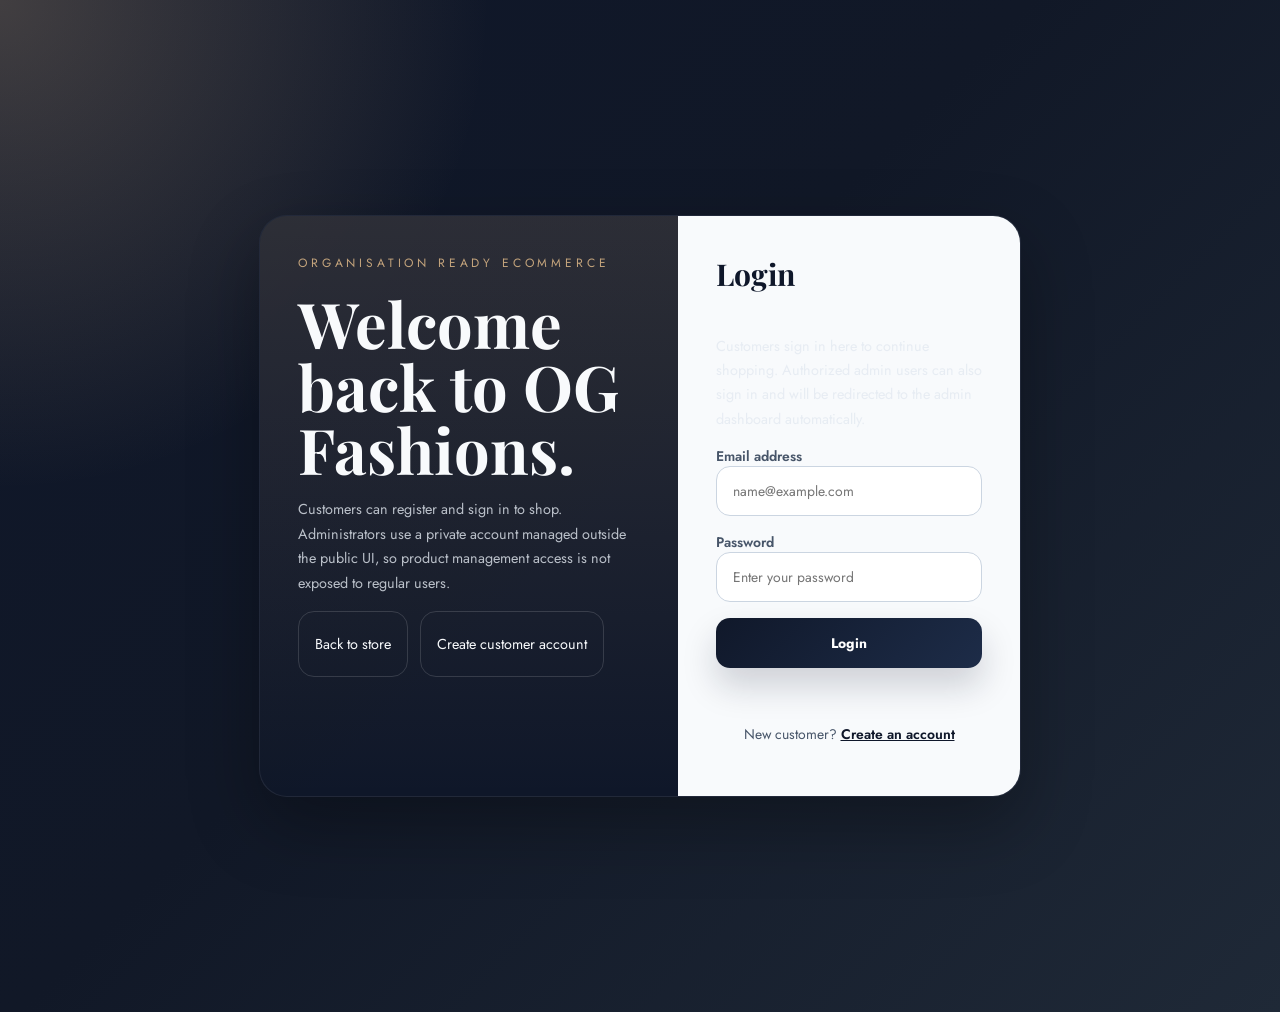
<file: frontend/admin.html>
<!DOCTYPE html>
<html lang="en">
<head>
<meta charset="UTF-8">
<meta name="viewport" content="width=device-width, initial-scale=1.0">
<title>Admin Desk | OG Fashions</title>
<link rel="icon" href="assets/images/og-logo.svg" type="image/svg+xml">
<link rel="preconnect" href="https://fonts.googleapis.com">
<link rel="preconnect" href="https://fonts.gstatic.com" crossorigin>
<link href="https://fonts.googleapis.com/css2?family=Inter:wght@400;500;600;700;800&family=Playfair+Display:wght@700&display=swap" rel="stylesheet">
<style>
:root{
    --bg:#06101f;
    --bg-2:#0b1730;
    --panel:rgba(8,18,35,.88);
    --panel-2:rgba(13,24,47,.92);
    --card:rgba(255,255,255,.05);
    --line:rgba(255,255,255,.09);
    --text:#eef4ff;
    --muted:#8ea0b8;
    --accent:#ffb56b;
    --accent-2:#ffd7ab;
    --blue:#7dd3fc;
    --green:#86efac;
    --yellow:#fcd34d;
    --rose:#fda4af;
    --slate:#cbd5e1;
    --shadow:0 30px 70px rgba(0,0,0,.28);
}
*{box-sizing:border-box}
html{scroll-behavior:smooth}
body{
    margin:0;
    font-family:"Inter",sans-serif;
    color:var(--text);
    background:
        radial-gradient(circle at top right, rgba(255,181,107,.16), transparent 22%),
        radial-gradient(circle at left 20%, rgba(125,211,252,.1), transparent 28%),
        radial-gradient(circle at bottom left, rgba(34,197,94,.08), transparent 26%),
        linear-gradient(145deg,#030712,#08111f 42%,#111c33);
    overflow-x:hidden;
}
body::before{
    content:"";
    position:fixed;
    inset:0;
    pointer-events:none;
    opacity:.04;
    background:url("assets/images/og-logo.svg") center 130px/420px no-repeat;
    mix-blend-mode:screen;
}
a{text-decoration:none;color:inherit}
button,input,select,textarea{font:inherit}
button{cursor:pointer}
.page{width:min(1380px,calc(100% - 88px));margin:0 auto;padding:26px 0 56px}
.hero,.stats-grid,.workspace,.side-stack,.field-grid,.ticket-topline,.mail-grid,.queue-summary,.filter-bar,.catalog-grid{display:grid;gap:18px}
.hero{grid-template-columns:minmax(0,1.25fr) auto;align-items:start;margin-bottom:22px}
.hero-card,.surface,.ticket-card,.product-card,.stat-card{
    border:1px solid var(--line);
    border-radius:28px;
    background:var(--panel);
    box-shadow:var(--shadow);
    backdrop-filter:blur(16px);
}
.hero-card{
    padding:28px;
    background:
        radial-gradient(circle at top right, rgba(255,181,107,.18), transparent 28%),
        linear-gradient(160deg, rgba(255,255,255,.06), rgba(255,255,255,.02)),
        var(--panel-2);
}
.eyebrow{
    margin:0 0 10px;
    color:var(--accent-2);
    font-size:12px;
    font-weight:800;
    letter-spacing:.26em;
    text-transform:uppercase;
}
.hero h1{
    margin:0;
    font-family:"Playfair Display",serif;
    font-size:clamp(2.3rem,4vw,3.7rem);
    line-height:1.02;
}
.subtle{color:var(--muted);line-height:1.7}
.hero-copy{max-width:860px}
.hero-strip{
    display:flex;
    flex-wrap:wrap;
    gap:10px;
    margin-top:18px;
}
.hero-pill,.mini-pill,.status-pill,.priority-pill,.mail-pill{
    display:inline-flex;
    align-items:center;
    gap:8px;
    padding:8px 12px;
    border-radius:999px;
    font-size:12px;
    font-weight:800;
    letter-spacing:.06em;
    text-transform:uppercase;
}
.hero-pill{background:rgba(255,181,107,.14);color:var(--accent-2)}
.mini-pill{background:rgba(125,211,252,.12);color:var(--blue)}
.hero-actions{
    display:flex;
    gap:12px;
    flex-wrap:wrap;
    justify-content:flex-end;
}
.btn{
    border:1px solid transparent;
    border-radius:16px;
    padding:13px 18px;
    transition:transform .2s ease,box-shadow .2s ease,background .2s ease,border-color .2s ease;
}
.btn:hover{transform:translateY(-1px);box-shadow:0 18px 30px rgba(0,0,0,.18)}
.btn-primary{
    background:linear-gradient(135deg,var(--accent),#ffc88d);
    color:#111827;
    font-weight:800;
}
.btn-secondary{
    background:rgba(255,255,255,.05);
    color:var(--text);
    border-color:var(--line);
}
.btn-danger{
    background:rgba(244,63,94,.12);
    color:#fecdd3;
    border-color:rgba(244,63,94,.22);
}
.section-nav{
    position:sticky;
    top:14px;
    z-index:12;
    display:flex;
    gap:10px;
    flex-wrap:wrap;
    padding:14px 16px;
    margin:0 0 22px;
    border:1px solid var(--line);
    border-radius:22px;
    background:rgba(7,17,34,.84);
    backdrop-filter:blur(16px);
    box-shadow:0 18px 34px rgba(0,0,0,.16);
}
.section-nav a{
    display:inline-flex;
    align-items:center;
    justify-content:center;
    min-height:40px;
    padding:9px 14px;
    border-radius:14px;
    background:rgba(255,255,255,.05);
    border:1px solid rgba(255,255,255,.08);
    color:var(--text);
    font-size:13px;
    font-weight:800;
    letter-spacing:.03em;
    transition:transform .2s ease, background .2s ease, border-color .2s ease;
}
.section-nav a:hover{
    transform:translateY(-1px);
    background:rgba(255,181,107,.14);
    border-color:rgba(255,181,107,.28);
    color:var(--accent-2);
}
.stats-grid{
    grid-template-columns:repeat(8,minmax(0,1fr));
    margin-bottom:22px;
}
.stat-card{padding:18px 18px 16px}
.stat-label{font-size:12px;color:var(--muted);text-transform:uppercase;letter-spacing:.08em}
.stat-value{margin-top:10px;font-size:1.95rem;font-weight:800}
.stat-note{margin-top:6px;font-size:12px;color:var(--muted)}
.workspace{grid-template-columns:minmax(350px,430px) minmax(0,1fr);align-items:start}
.side-stack{grid-template-columns:1fr}
.surface{padding:22px}
.surface h2{margin:0;font-size:1.2rem}
.surface-head{
    display:flex;
    justify-content:space-between;
    align-items:flex-start;
    gap:16px;
    margin-bottom:18px;
}
.field-grid{grid-template-columns:repeat(2,minmax(0,1fr))}
form{display:grid;gap:14px}
label{display:grid;gap:8px;font-size:13px;font-weight:700;color:#d4dfec}
input,select,textarea{
    width:100%;
    padding:13px 14px;
    border-radius:16px;
    border:1px solid rgba(255,255,255,.11);
    background:rgba(255,255,255,.05);
    color:var(--text);
}
textarea{min-height:110px;resize:vertical}
input:focus,select:focus,textarea:focus{
    outline:2px solid rgba(255,181,107,.2);
    border-color:rgba(255,181,107,.45);
}
select option{color:#111827}
.status{min-height:20px;font-size:14px}
.status.success{color:var(--green)}
.status.error{color:var(--rose)}
.switch-row{
    display:flex;
    gap:10px;
    align-items:center;
    padding:13px 14px;
    border-radius:16px;
    background:rgba(255,255,255,.04);
    border:1px solid rgba(255,255,255,.08);
}
.switch-row input{width:auto;margin:0}
.guide-stack{display:grid;gap:12px}
.guide-card,.meta-box{
    padding:14px 15px;
    border-radius:18px;
    background:rgba(255,255,255,.04);
    border:1px solid rgba(255,255,255,.06);
}
.guide-card strong,.meta-box strong{display:block;color:#fff;margin-bottom:6px}
.queue-shell{margin-top:22px}
.queue-head{
    display:grid;
    grid-template-columns:1fr auto;
    gap:16px;
    align-items:end;
    margin-bottom:18px;
}
.queue-head h2{
    margin:0;
    font-family:"Playfair Display",serif;
    font-size:clamp(2rem,3.5vw,3rem);
}
.queue-summary{grid-template-columns:repeat(5,minmax(0,1fr));margin-bottom:18px}
.queue-card{
    padding:16px 18px;
    border-radius:22px;
    background:rgba(255,255,255,.04);
    border:1px solid rgba(255,255,255,.06);
}
.queue-card .value{margin-top:8px;font-size:1.55rem;font-weight:800}
.filter-bar{
    grid-template-columns:1.1fr repeat(3,minmax(0,180px)) auto auto;
    align-items:end;
    margin-bottom:18px;
}
.filter-toggle{
    display:flex;
    align-items:center;
    gap:10px;
    padding:12px 14px;
    border-radius:16px;
    background:rgba(255,255,255,.05);
    border:1px solid rgba(255,255,255,.08);
}
.filter-toggle input{width:auto;margin:0}
.filter-meta{
    margin:-6px 0 18px;
    color:var(--muted);
    font-size:13px;
    line-height:1.7;
}
.support-grid{display:grid;gap:16px}
.ticket-shell{
    display:grid;
    grid-template-columns:1fr;
    gap:16px;
    align-items:start;
}
.ticket-sidebar,
.ticket-workbench{
    padding:18px;
    border-radius:24px;
    background:rgba(255,255,255,.035);
    border:1px solid rgba(255,255,255,.08);
}
.ticket-sidebar{
    position:static;
    display:grid;
    grid-template-columns:repeat(2,minmax(0,1fr));
    gap:12px;
}
.ticket-side-card{
    padding:12px;
    border-radius:18px;
    background:rgba(255,255,255,.04);
    border:1px solid rgba(255,255,255,.06);
}
.ticket-queue-head{
    display:flex;
    justify-content:space-between;
    gap:14px;
    align-items:flex-start;
    margin-bottom:14px;
}
.ticket-queue-title{
    margin:0;
    font-size:1.15rem;
    font-weight:800;
}
.ticket-table-wrap{
    overflow:visible;
    border-radius:22px;
    border:1px solid rgba(255,255,255,.08);
    background:rgba(255,255,255,.025);
}
.ticket-table{
    width:100%;
    min-width:0;
    border-collapse:collapse;
    table-layout:fixed;
}
.ticket-table thead th{
    position:sticky;
    top:0;
    z-index:1;
    padding:13px 10px;
    background:#10192c;
    color:#dfe8f7;
    font-size:11px;
    text-transform:uppercase;
    letter-spacing:.08em;
    text-align:left;
    border-bottom:1px solid rgba(255,255,255,.1);
}
.ticket-table tbody td{
    padding:13px 10px;
    border-bottom:1px solid rgba(255,255,255,.06);
    color:#e9effa;
    vertical-align:top;
    font-size:13px;
    overflow-wrap:anywhere;
}
.ticket-table tbody tr{
    transition:background .18s ease;
}
.ticket-table tbody tr:hover{
    background:rgba(125,211,252,.06);
}
.ticket-table tbody tr.active{
    background:rgba(255,181,107,.1);
}
.ticket-check{
    width:18px;
    height:18px;
}
.ticket-link-btn{
    border:0;
    background:transparent;
    color:#9cc3ff;
    padding:0;
    font-weight:800;
    text-align:left;
}
.ticket-actions-inline{
    display:flex;
    gap:8px;
    flex-wrap:wrap;
}
.ticket-actions-inline .btn{
    flex:1 1 92px;
    justify-content:center;
    text-align:center;
}
.ticket-workbench-head{
    display:flex;
    justify-content:space-between;
    align-items:flex-start;
    gap:16px;
    margin-bottom:16px;
}
.ticket-workbench-grid{
    display:grid;
    grid-template-columns:minmax(0,1.05fr) minmax(320px,.95fr);
    gap:16px;
}
.ticket-bulk-bar{
    display:flex;
    justify-content:space-between;
    gap:12px;
    flex-wrap:wrap;
    padding:12px 14px;
    margin-bottom:14px;
    border-radius:18px;
    background:rgba(255,255,255,.045);
    border:1px solid rgba(255,255,255,.07);
}
.ticket-bulk-actions{
    display:flex;
    gap:10px;
    flex-wrap:wrap;
}
.ticket-cell-meta{
    display:grid;
    gap:4px;
}
.ticket-cell-meta .subtle{
    line-height:1.45;
}
.ticket-summary-cell{
    display:grid;
    gap:6px;
}
.ticket-summary-main{
    font-weight:700;
    color:#eef4ff;
}
.ticket-summary-sub{
    color:var(--muted);
    font-size:12px;
    line-height:1.45;
}
.ticket-table .btn{
    min-height:34px;
    padding:7px 10px;
    border-radius:12px;
    font-size:12px;
}
.ticket-empty-desk{
    padding:28px;
    border-radius:20px;
    border:1px dashed rgba(255,255,255,.12);
    color:var(--muted);
    background:rgba(255,255,255,.025);
}
.ticket-card{
    padding:20px;
    background:
        linear-gradient(180deg, rgba(255,255,255,.05), rgba(255,255,255,.02)),
        var(--panel);
}
.ticket-topline{grid-template-columns:1.4fr auto;align-items:start;margin-bottom:14px}
.ticket-id{font-size:12px;letter-spacing:.2em;text-transform:uppercase;color:var(--accent-2)}
.ticket-title{margin:8px 0 6px;font-size:1.1rem;font-weight:800}
.ticket-sub{color:var(--muted);font-size:13px}
.pill-row{display:flex;gap:8px;flex-wrap:wrap;justify-content:flex-end}
.status-pill{background:rgba(59,130,246,.12);color:#bfdbfe}
.status-new{background:rgba(34,197,94,.12);color:#bbf7d0}
.status-open{background:rgba(59,130,246,.12);color:#bfdbfe}
.status-pending{background:rgba(245,158,11,.14);color:#fde68a}
.status-hold{background:rgba(168,85,247,.14);color:#e9d5ff}
.status-resolved{background:rgba(34,197,94,.14);color:#86efac}
.status-closed{background:rgba(148,163,184,.16);color:#e2e8f0}
.priority-low{background:rgba(148,163,184,.16);color:#e2e8f0}
.priority-medium{background:rgba(59,130,246,.12);color:#bfdbfe}
.priority-high{background:rgba(245,158,11,.14);color:#fde68a}
.priority-urgent{background:rgba(244,63,94,.14);color:#fecdd3}
.priority-unset{background:rgba(148,163,184,.12);color:#cbd5e1}
.mail-ok{background:rgba(34,197,94,.14);color:#bbf7d0}
.mail-fail{background:rgba(244,63,94,.14);color:#fecdd3}
.ticket-panels{
    display:grid;
    grid-template-columns:1.1fr .9fr;
    gap:16px;
    margin-top:14px;
}
.panel-stack{display:grid;gap:12px}
.mail-grid{grid-template-columns:repeat(2,minmax(0,1fr))}
.mail-box,.info-box{
    padding:14px;
    border-radius:18px;
    background:rgba(255,255,255,.04);
    border:1px solid rgba(255,255,255,.06);
}
.label-line{font-size:11px;color:var(--muted);text-transform:uppercase;letter-spacing:.12em}
.value-line{margin-top:6px;font-size:14px;line-height:1.6;word-break:break-word}
.ticket-actions{
    display:grid;
    gap:12px;
}
.ticket-actions textarea{min-height:96px}
.ticket-form-grid{display:grid;grid-template-columns:repeat(3,minmax(0,1fr));gap:10px}
.ticket-action-row{
    display:flex;
    gap:10px;
    flex-wrap:wrap;
}
.empty-state{
    padding:28px;
    border-radius:24px;
    border:1px dashed rgba(255,255,255,.12);
    background:rgba(255,255,255,.03);
    color:var(--muted);
}
.order-filter-grid{
    display:grid;
    grid-template-columns:repeat(4,minmax(0,1fr));
    gap:12px;
    align-items:end;
    margin-bottom:18px;
}
.order-filter-grid > label,
.order-filter-grid > button{
    min-width:0;
}
.order-filter-grid .filter-toggle{
    min-height:42px;
    align-self:end;
}
.order-filter-grid .filter-toggle span{
    line-height:1.25;
}
#order-search-wrap{grid-column:span 2;}
#order-archive-wrap{grid-column:span 2;}
#order-export-btn{
    justify-self:start;
}
.user-filter-grid{
    display:grid;
    grid-template-columns:minmax(280px,1.2fr) minmax(220px,.9fr) auto auto;
    gap:12px;
    align-items:end;
    margin-bottom:18px;
}
.user-filter-note{
    padding:12px 14px;
    border-radius:16px;
    background:rgba(255,255,255,.05);
    border:1px solid rgba(255,255,255,.08);
    color:var(--muted);
    font-size:13px;
    line-height:1.55;
}
.order-results-meta{
    margin:-6px 0 18px;
    color:var(--muted);
    font-size:13px;
    line-height:1.7;
}
.order-desk{
    display:grid;
    gap:16px;
}
.order-table-wrap{
    overflow:visible;
    border-radius:22px;
    border:1px solid rgba(255,255,255,.08);
    background:rgba(255,255,255,.025);
}
.order-table{
    width:100%;
    border-collapse:collapse;
    table-layout:fixed;
}
.order-table thead th{
    padding:13px 10px;
    background:#10192c;
    color:#dfe8f7;
    font-size:11px;
    text-transform:uppercase;
    letter-spacing:.08em;
    text-align:left;
    border-bottom:1px solid rgba(255,255,255,.1);
}
.order-table tbody td{
    padding:13px 10px;
    border-bottom:1px solid rgba(255,255,255,.06);
    color:#e9effa;
    vertical-align:top;
    font-size:13px;
    overflow-wrap:anywhere;
}
.order-table tbody tr:hover{
    background:rgba(125,211,252,.06);
}
.order-table tbody tr.active{
    background:rgba(255,181,107,.1);
}
.order-table .btn{
    min-height:34px;
    padding:7px 10px;
    border-radius:12px;
    font-size:12px;
}
.order-detail-panel{
    display:grid;
    gap:16px;
}
.order-detail-shell{
    padding:18px;
    border-radius:24px;
    background:rgba(255,255,255,.035);
    border:1px solid rgba(255,255,255,.08);
}
.order-detail-grid{
    display:grid;
    grid-template-columns:minmax(0,1.05fr) minmax(320px,.95fr);
    gap:16px;
}
.order-summary-cell{
    display:grid;
    gap:6px;
}
.order-summary-main{
    font-weight:700;
    color:#eef4ff;
}
.order-summary-sub{
    color:var(--muted);
    font-size:12px;
    line-height:1.45;
}
.order-selection-meta{
    font-size:14px;
    color:var(--muted);
}
.inventory-shell{margin-top:22px}
.inventory-head{display:flex;justify-content:space-between;gap:14px;align-items:end;margin-bottom:18px}
.catalog-grid{grid-template-columns:repeat(auto-fit,minmax(290px,1fr))}
.orders-grid{display:grid;gap:16px}
.order-board-card{
    padding:18px;
    border-radius:24px;
    border:1px solid rgba(255,255,255,.08);
    background:
        radial-gradient(circle at top right, rgba(96,165,250,.10), transparent 34%),
        linear-gradient(135deg, rgba(255,255,255,.055), rgba(255,255,255,.02)),
        rgba(10,21,41,.9);
    box-shadow:0 18px 34px rgba(0,0,0,.18);
}
.order-board-head{
    display:grid;
    grid-template-columns:minmax(0,1fr) auto;
    gap:16px;
    align-items:center;
    margin-bottom:16px;
}
.order-board-title{display:grid;gap:7px}
.order-head-main{
    display:grid;
    grid-template-columns:minmax(0,1fr) auto;
    gap:14px;
    align-items:center;
}
.order-board-number{font-size:12px;letter-spacing:.18em;text-transform:uppercase;color:var(--accent-2)}
.order-board-name{font-size:1.06rem;font-weight:800}
.order-board-meta{color:var(--muted);font-size:12.5px;line-height:1.55}
.order-customer-line{
    display:flex;
    gap:10px;
    flex-wrap:wrap;
    align-items:center;
    color:var(--muted);
    font-size:12.5px;
}
.order-customer-line strong{
    color:var(--text);
    font-size:13px;
}
.order-board-summary{
    display:grid;
    grid-template-columns:repeat(4,minmax(0,1fr));
    gap:10px;
    margin-bottom:14px;
}
.order-kpi{
    padding:13px 14px;
    border-radius:18px;
    background:rgba(255,255,255,.045);
    border:1px solid rgba(255,255,255,.06);
}
.order-kpi .label-line{margin-bottom:8px}
.order-board-body{
    display:grid;
    grid-template-columns:minmax(0,1.25fr) minmax(320px,.75fr);
    gap:16px;
    align-items:start;
}
.order-stack{display:grid;gap:12px}
.order-chip-stack{
    display:grid;
    gap:8px;
    justify-items:end;
}
.order-chip-row{display:flex;gap:8px;flex-wrap:wrap;justify-content:flex-end}
.order-chip{display:inline-flex;align-items:center;padding:8px 12px;border-radius:999px;background:rgba(125,211,252,.12);color:var(--blue);font-size:12px;font-weight:800;letter-spacing:.04em;text-transform:uppercase}
.order-overview-grid{
    display:grid;
    grid-template-columns:repeat(2,minmax(0,1fr));
    gap:12px;
}
.order-brief-card{
    padding:14px 15px;
    border-radius:18px;
    background:rgba(255,255,255,.04);
    border:1px solid rgba(255,255,255,.06);
    min-height:100%;
}
.order-brief-card .value-line{
    margin-top:8px;
    font-size:13.5px;
    line-height:1.6;
}
.order-mail-status{
    display:flex;
    gap:8px;
    flex-wrap:wrap;
    margin-top:10px;
}
.order-actions-panel{
    padding:16px;
    border-radius:22px;
    background:linear-gradient(180deg, rgba(255,255,255,.05), rgba(255,255,255,.03));
    border:1px solid rgba(255,255,255,.07);
    box-shadow:inset 0 1px 0 rgba(255,255,255,.04);
}
.order-actions-panel textarea{min-height:84px}
.order-actions-head{
    display:flex;
    justify-content:space-between;
    gap:12px;
    align-items:center;
    margin-bottom:12px;
}
.order-actions-head .mini-pill{
    background:rgba(255,255,255,.08);
}
.product-card{
    overflow:hidden;
    display:grid;
    grid-template-rows:220px auto;
    background:rgba(255,255,255,.04);
}
.product-card img{width:100%;height:220px;object-fit:cover;background:#f8fafc}
.product-body{padding:18px;display:grid;gap:14px}
.row{display:flex;justify-content:space-between;gap:12px;align-items:start}
.product-actions{display:flex;gap:10px;flex-wrap:wrap}
.compact{font-size:13px;color:var(--muted)}
@media (max-width:1280px){
    .stats-grid{grid-template-columns:repeat(4,minmax(0,1fr))}
    .queue-summary{grid-template-columns:repeat(3,minmax(0,1fr))}
    .filter-bar{grid-template-columns:1fr repeat(2,minmax(0,180px));}
    .order-filter-grid{grid-template-columns:repeat(3,minmax(0,1fr));}
    #order-search-wrap,#order-archive-wrap{grid-column:span 1;}
}
@media (max-width:1080px){
    .workspace,.ticket-panels,.hero,.queue-head{grid-template-columns:1fr}
    .hero-actions{justify-content:flex-start}
    .order-board-head,.order-board-body,.order-board-summary,.order-overview-grid,.order-head-main{grid-template-columns:1fr}
    .order-chip-row{justify-content:flex-start}
    .order-chip-stack{justify-items:start}
    .ticket-shell,.ticket-workbench-grid{grid-template-columns:1fr}
    .order-detail-grid{grid-template-columns:1fr}
    .ticket-sidebar{grid-template-columns:1fr}
}
@media (max-width:860px){
    .page{width:min(100% - 24px,1380px)}
    .stats-grid,.field-grid,.ticket-form-grid,.mail-grid,.queue-summary,.filter-bar,.order-filter-grid,.user-filter-grid{grid-template-columns:1fr}
    .ticket-topline{grid-template-columns:1fr}
    .pill-row{justify-content:flex-start}
    .section-nav{top:8px;padding:12px}
    .section-nav a{flex:1 1 calc(50% - 10px)}
}
@media (max-width:640px){
    body::before{background-size:250px;background-position:center 220px}
    .hero-card,.surface,.ticket-card,.stat-card{padding:18px}
    .hero h1{font-size:2.1rem}
    .inventory-head,.surface-head,.row{flex-direction:column;align-items:flex-start}
    .btn{width:100%;text-align:center;justify-content:center}
    .hero-actions,.product-actions,.ticket-action-row{display:grid;grid-template-columns:1fr}
    .section-nav{position:relative;top:0}
    .section-nav a{flex:1 1 100%}
}
</style>
<style>
html{font-size:15px}
body{font-size:.96rem}
.page{width:min(1020px,calc(100% - 220px));margin:0 auto;padding:24px 0 56px}
.hero-card,.surface,.ticket-card,.product-card,.stat-card{
    border-radius:26px;
    box-shadow:0 24px 58px rgba(0,0,0,.22);
}
.btn{
    min-height:40px;
    padding:8px 14px;
    border-radius:14px;
    font-size:.9rem;
    font-weight:800;
}
.hero h1{font-size:clamp(1.75rem,2.6vw,2.5rem)}
.surface h2{font-size:1rem}
.stat-value{font-size:1.45rem}
.stat-label,.stat-note,.eyebrow{font-size:11px}
input,select,textarea{
    min-height:40px;
    padding:8px 11px;
    border-radius:13px;
    font-size:.93rem;
}
textarea{min-height:98px}
.btn-primary{
    background:linear-gradient(135deg,#ffbd74,#ffcf92);
}
.btn-secondary{
    background:rgba(255,255,255,.06);
    border-color:rgba(255,255,255,.10);
}
.surface,.ticket-card,.hero-card{backdrop-filter:blur(18px)}
@media (max-width:900px){
    html{font-size:14px}
    .page{width:min(100% - 56px,1020px)}
}
@media (max-width:640px){
    .page{width:min(100% - 24px,1240px)}
    .btn{min-height:40px;font-size:13px}
}
</style>
</head>
<body>
<div class="page">
    <section class="hero">
        <div class="hero-card">
            <p class="eyebrow">OG Fashions Admin Command Center</p>
            <div class="hero-copy">
                <h1>Marketplace control, support tickets, and customer mail in one responsive desk.</h1>
                <p id="admin-meta" class="subtle">Checking admin session...</p>
            </div>
            <div class="hero-strip">
                <span class="hero-pill">Ticket desk</span>
                <span class="hero-pill">Store settings</span>
                <span class="hero-pill">Catalog operations</span>
            </div>
        </div>
        <div class="hero-actions">
            <a class="btn btn-secondary" href="index.html">Open storefront</a>
            <button id="refresh-btn" class="btn btn-secondary" type="button">Refresh workspace</button>
            <button id="logout-btn" class="btn btn-primary" type="button">Logout</button>
        </div>
    </section>

    <nav class="section-nav" aria-label="Admin section navigation">
        <a href="#catalog-admin">Catalog composer</a>
        <a href="#settings-admin">Store settings</a>
        <a href="#support-admin">Support tickets</a>
        <a href="#monitoring-admin">Monitoring incidents</a>
        <a href="#orders-admin">Order fulfillment</a>
        <a href="#users-admin">User management</a>
        <a href="#inventory-admin">Inventory view</a>
    </nav>

    <section class="stats-grid">
        <article class="stat-card"><div class="stat-label">Total products</div><div class="stat-value" id="stat-products">0</div><div class="stat-note">Live catalog items</div></article>
        <article class="stat-card"><div class="stat-label">Featured</div><div class="stat-value" id="stat-featured">0</div><div class="stat-note">Homepage priority cards</div></article>
        <article class="stat-card"><div class="stat-label">Low stock</div><div class="stat-value" id="stat-low-stock">0</div><div class="stat-note">Needs restock soon</div></article>
        <article class="stat-card"><div class="stat-label">Categories</div><div class="stat-value" id="stat-categories">0</div><div class="stat-note">Distinct shopper lanes</div></article>
        <article class="stat-card"><div class="stat-label">Tickets visible</div><div class="stat-value" id="stat-support">0</div><div class="stat-note">Current filtered queue</div></article>
        <article class="stat-card"><div class="stat-label">Open work</div><div class="stat-value" id="stat-open-work">0</div><div class="stat-note">New, open, pending, hold</div></article>
        <article class="stat-card"><div class="stat-label">Resolved</div><div class="stat-value" id="stat-resolved">0</div><div class="stat-note">Handled by support</div></article>
        <article class="stat-card"><div class="stat-label">Urgent</div><div class="stat-value" id="stat-urgent">0</div><div class="stat-note">High-priority attention</div></article>
        <article class="stat-card"><div class="stat-label">Open alerts</div><div class="stat-value" id="stat-alert-open">0</div><div class="stat-note">Platform incidents active</div></article>
        <article class="stat-card"><div class="stat-label">Resolved alerts</div><div class="stat-value" id="stat-alert-resolved">0</div><div class="stat-note">Retained alert history</div></article>
    </section>

    <section class="workspace">
        <section id="catalog-admin" class="surface">
            <div class="surface-head">
                <div>
                    <h2>Marketplace product composer</h2>
                    <p class="subtle" style="margin:8px 0 0;">Create or edit products with richer storefront content for apparel, accessories, gifting, and lifestyle inventory.</p>
                </div>
                <span id="form-mode" class="mini-pill">Create</span>
            </div>

            <form id="product-form">
                <input id="product-id" type="hidden">
                <label>Product name<input id="name" required></label>
                <div class="field-grid">
                    <label>
                        Category
                        <select id="category" required>
                            <option value="Fashion">Fashion</option>
                            <option value="Accessories">Accessories</option>
                            <option value="Footwear">Footwear</option>
                            <option value="Gifting">Gifting</option>
                            <option value="Lifestyle">Lifestyle</option>
                        </select>
                    </label>
                    <label>Subcategory<input id="subcategory" placeholder="Shirts, Watches, Wallets" required></label>
                </div>
                <div class="field-grid">
                    <label>Brand<input id="brand" value="OG Fashions" required></label>
                    <label>SKU<input id="sku" placeholder="OG-FSH-001"></label>
                </div>
                <label>Product description<textarea id="description" placeholder="Clear product story for shoppers" required></textarea></label>
                <label>Highlights<input id="highlights" placeholder="Comma separated shopper highlights"></label>
                <div class="field-grid">
                    <label>Badge<input id="badge" placeholder="Best Seller, Flash Deal"></label>
                    <label>Image path<input id="image" placeholder="assets/images/products/og-marketplace-style-1.svg" required></label>
                </div>
                <div class="field-grid">
                    <label>Selling price<input id="price" type="number" min="1" step="0.01" required></label>
                    <label>Original price<input id="original-price" type="number" min="1" step="0.01"></label>
                </div>
                <div class="field-grid">
                    <label>Stock<input id="stock" type="number" min="0" step="1" required></label>
                    <label>Rating<input id="rating" type="number" min="0" max="5" step="0.1" placeholder="4.5"></label>
                </div>
                <div class="field-grid">
                    <label>Review count<input id="review-count" type="number" min="0" step="1" placeholder="0"></label>
                    <label>Color<input id="color" placeholder="Black, Ivory, Tan"></label>
                </div>
                <div class="field-grid">
                    <label>Material<input id="material" placeholder="Cotton, Alloy, Vegan leather"></label>
                    <label>Size / fit<input id="size-info" placeholder="Standard fit, One size"></label>
                </div>
                <label>Delivery info<input id="delivery-info" placeholder="Ships across India in 3-5 business days."></label>
                <label class="switch-row"><input id="delivery-charge-enabled" type="checkbox"><span>Enable delivery charge for this product</span></label>
                <label>Delivery charge amount<input id="delivery-charge-amount" type="number" min="0" step="0.01" placeholder="0"></label>
                <label class="switch-row"><input id="featured" type="checkbox"><span>Mark as featured on the storefront</span></label>
                <div class="hero-actions" style="justify-content:flex-start;">
                    <button class="btn btn-primary" id="submit-btn" type="submit">Save product</button>
                    <button class="btn btn-secondary" id="reset-btn" type="button">Reset form</button>
                </div>
                <div id="status" class="status"></div>
            </form>
        </section>

        <div class="side-stack">
            <section id="settings-admin" class="surface">
                <div class="surface-head">
                    <div>
                        <h2>Storefront settings and contact routing</h2>
                        <p class="subtle" style="margin:8px 0 0;">Keep the shopper messaging clean while routing every order and ticket through your Gmail inbox.</p>
                    </div>
                </div>
                <form id="settings-form">
                    <label>Brand name<input id="settings-brand-name"></label>
                    <label>Tagline<input id="settings-tagline"></label>
                    <label>Announcement bar<input id="settings-announcement-bar"></label>
                    <label>Hero title<input id="settings-hero-title"></label>
                    <label>Hero subtitle<textarea id="settings-hero-subtitle"></textarea></label>
                    <label>Featured message<textarea id="settings-featured-message"></textarea></label>
                    <label>Store address<textarea id="settings-address"></textarea></label>
                    <label>Opening hours<textarea id="settings-hours"></textarea></label>
                    <label>Contact email<input id="settings-email" type="email" required></label>
                    <label>Instagram URL<input id="settings-instagram"></label>
                    <label>QR payment image URL or data<input id="settings-payment-qr" placeholder="https://... or uploaded QR image data"></label>
                    <label>Upload QR image<input id="settings-payment-qr-file" type="file" accept="image/*"></label>
                    <label>UPI ID / payment handle<input id="settings-payment-upi" placeholder="contact.ogfashions@upi"></label>
                    <label>Payment instructions<textarea id="settings-payment-instructions"></textarea></label>
                    <label class="switch-row"><input id="settings-cod-enabled" type="checkbox"><span>Allow cash on delivery at checkout</span></label>
                    <div class="hero-actions" style="justify-content:flex-start;">
                        <button class="btn btn-primary" id="settings-submit-btn" type="submit">Save storefront settings</button>
                    </div>
                    <div id="settings-status" class="status"></div>
                </form>
            </section>

            <section class="surface">
                <div class="surface-head">
                    <div>
                        <h2>Admin operating notes</h2>
                        <p class="subtle" style="margin:8px 0 0;">A cleaner workflow for a growing marketplace and support operation.</p>
                    </div>
                </div>
                <div class="guide-stack">
                    <div class="guide-card"><strong>Ticket flow</strong>New issues enter as <code>NEW</code>, then move to <code>OPEN</code>, <code>PENDING</code>, <code>HOLD</code>, <code>RESOLVED</code>, or <code>CLOSED</code> as you work them.</div>
                    <div class="guide-card"><strong>Archive instead of hard delete</strong>Older tickets can be archived out of the main queue while still staying in the database for audit and follow-up.</div>
                    <div class="guide-card"><strong>Mail visibility</strong>The desk now shows both the customer email address and the configured store inbox so you can verify who received what.</div>
                    <div class="guide-card"><strong>Product hygiene</strong>Use subcategory, SKU, and highlights consistently to keep the storefront cards and popup details polished.</div>
                </div>
            </section>
        </div>
    </section>

    <section id="support-admin" class="queue-shell surface">
        <div class="queue-head">
            <div>
                <p class="eyebrow" style="margin-bottom:6px;">Support Operations</p>
                <h2>Realtime incident and support ticket desk</h2>
                <p class="subtle" style="margin:10px 0 0;">Filter the queue, reply from one place, track outgoing customer and store emails, and archive older tickets without losing the records.</p>
            </div>
        </div>

        <div class="queue-summary">
            <div class="queue-card"><div class="stat-label">New</div><div class="value" id="stat-ticket-new">0</div></div>
            <div class="queue-card"><div class="stat-label">Open</div><div class="value" id="stat-ticket-open">0</div></div>
            <div class="queue-card"><div class="stat-label">Pending / Hold</div><div class="value" id="stat-ticket-pending">0</div></div>
            <div class="queue-card"><div class="stat-label">Closed / Resolved</div><div class="value" id="stat-ticket-closed">0</div></div>
            <div class="queue-card"><div class="stat-label">Archived</div><div class="value" id="stat-ticket-archived">0</div></div>
        </div>

        <div class="filter-bar">
            <label>Search tickets<input id="ticket-search" placeholder="Search by ticket ID, order ID, customer, email, subject"></label>
            <label>
                Status
                <select id="ticket-status-filter">
                    <option value="ALL">All statuses</option>
                    <option value="NEW">New</option>
                    <option value="OPEN">Open</option>
                    <option value="PENDING">Pending</option>
                    <option value="HOLD">Hold</option>
                    <option value="RESOLVED">Resolved</option>
                    <option value="CLOSED">Closed</option>
                </select>
            </label>
            <label>
                Priority
                <select id="ticket-priority-filter">
                    <option value="ALL">All priorities</option>
                    <option value="LOW">Low</option>
                    <option value="MEDIUM">Medium</option>
                    <option value="HIGH">High</option>
                    <option value="URGENT">Urgent</option>
                </select>
            </label>
            <label class="filter-toggle"><input id="ticket-archive-filter" type="checkbox"><span>Show archived tickets</span></label>
            <button id="ticket-apply-btn" class="btn btn-secondary" type="button">Apply filters</button>
            <button id="ticket-reset-filters-btn" class="btn btn-secondary" type="button">Reset</button>
        </div>

        <div id="ticket-results-meta" class="filter-meta">Showing the active support queue.</div>

        <div class="ticket-shell">
            <aside class="ticket-sidebar">
                <div class="ticket-side-card">
                    <div class="stat-label">Queue desk</div>
                    <div style="margin-top:8px;font-size:1.3rem;font-weight:800;">Service-style ticket list</div>
                    <div class="subtle" style="margin-top:8px;">Select one or many tickets, archive or delete in bulk, and open a single ticket in the workbench for response handling.</div>
                </div>
                <div class="ticket-side-card">
                    <div class="stat-label">Bulk controls</div>
                    <div id="ticket-selection-meta" style="margin-top:8px;font-size:1rem;font-weight:700;">No tickets selected.</div>
                    <div class="subtle" style="margin-top:8px;">Use checkboxes in the table to select rows for archive, restore, or permanent delete.</div>
                </div>
            </aside>

            <div class="ticket-workbench">
                <div class="ticket-bulk-bar">
                    <div>
                        <div class="ticket-queue-title">Incident queue table</div>
                        <div class="subtle" style="margin-top:6px;">A ServiceNow-style support list with selection, quick actions, and a focused ticket workbench.</div>
                    </div>
                    <div class="ticket-bulk-actions">
                        <button id="ticket-bulk-archive-btn" class="btn btn-secondary" type="button">Archive selected</button>
                        <button id="ticket-bulk-restore-btn" class="btn btn-secondary" type="button">Restore selected</button>
                        <button id="ticket-bulk-delete-btn" class="btn btn-danger" type="button">Delete selected</button>
                    </div>
                </div>

                <div id="support-requests" class="ticket-table-wrap"></div>
                <div id="ticket-detail-panel" style="margin-top:16px;"></div>
            </div>
        </div>
    </section>

    <section id="monitoring-admin" class="queue-shell surface">
        <div class="queue-head">
            <div>
                <p class="eyebrow" style="margin-bottom:6px;">Monitoring and SRE</p>
                <h2>Platform alert history</h2>
                <p class="subtle" style="margin:10px 0 0;">Alertmanager sends firing and resolved lifecycle events here, so resolved incidents stay visible for review, handover, and preventive action.</p>
            </div>
            <button id="monitoring-refresh-btn" class="btn btn-secondary" type="button">Refresh incidents</button>
        </div>
        <div class="queue-summary">
            <div class="queue-card"><div class="stat-label">Tracked incidents</div><div class="value" id="stat-alert-tracked">0</div></div>
            <div class="queue-card"><div class="stat-label">Critical open</div><div class="value" id="stat-alert-critical">0</div></div>
            <div class="queue-card"><div class="stat-label">Warning open</div><div class="value" id="stat-alert-warning">0</div></div>
            <div class="queue-card"><div class="stat-label">Last event</div><div class="value" id="stat-alert-last" style="font-size:1rem;">-</div></div>
        </div>
        <div id="monitoring-results-meta" class="filter-meta">Waiting for Alertmanager webhook events.</div>
        <div id="monitoring-incidents" class="ticket-table-wrap"></div>
    </section>

    <section id="orders-admin" class="inventory-shell surface">
        <div class="inventory-head">
            <div>
                <h2>Order operations and fulfillment</h2>
                <p class="subtle" style="margin:8px 0 0;">Update payment collection, shipment progress, delivery completion, and return or issue handling for every order.</p>
            </div>
        </div>
        <div class="order-filter-grid">
            <label id="order-search-wrap">Search orders<input id="order-search" placeholder="Order ID, customer, email, phone, payment ref"></label>
            <label>
                Order status
                <select id="order-status-filter">
                    <option value="ALL">All statuses</option>
                    <option value="PLACED">Placed</option>
                    <option value="PAYMENT_REVIEW">Payment review</option>
                    <option value="CONFIRMED">Confirmed</option>
                    <option value="PACKING">Packing</option>
                    <option value="SHIPPED">Shipped</option>
                    <option value="OUT_FOR_DELIVERY">Out for delivery</option>
                    <option value="DELIVERED">Delivered</option>
                    <option value="RETURN_REQUESTED">Return requested</option>
                    <option value="RETURNED">Returned</option>
                    <option value="CANCELLED">Cancelled</option>
                </select>
            </label>
            <label>
                Payment status
                <select id="order-payment-status-filter">
                    <option value="ALL">All payment states</option>
                    <option value="PENDING">Pending</option>
                    <option value="PAID_SUBMITTED">Paid submitted</option>
                    <option value="PAID_VERIFIED">Paid verified</option>
                    <option value="COD_PENDING">COD pending</option>
                    <option value="COD_COLLECTED">COD collected</option>
                    <option value="FAILED">Failed</option>
                    <option value="REFUNDED">Refunded</option>
                </select>
            </label>
            <label>
                Payment method
                <select id="order-payment-method-filter">
                    <option value="ALL">All payment methods</option>
                    <option value="QR_PAYMENT">QR payment</option>
                    <option value="CASH_ON_DELIVERY">Cash on delivery</option>
                </select>
            </label>
            <label>From date<input id="order-date-from" type="date"></label>
            <label>To date<input id="order-date-to" type="date"></label>
            <label id="order-archive-wrap" class="filter-toggle"><input id="order-archive-filter" type="checkbox"><span>Show archived orders</span></label>
            <button id="order-apply-btn" class="btn btn-secondary" type="button">Apply filters</button>
            <button id="order-reset-btn" class="btn btn-secondary" type="button">Reset</button>
            <button id="order-export-btn" class="btn btn-primary" type="button">Export Excel</button>
        </div>
        <div id="order-results-meta" class="order-results-meta">Showing the live order queue.</div>
        <div class="ticket-bulk-bar">
            <div>
                <div class="ticket-queue-title">Fulfillment queue</div>
                <div class="subtle" style="margin-top:6px;">Use row selection for archive, restore, permanent delete, or export the current filtered view.</div>
            </div>
            <div class="ticket-bulk-actions">
                <span id="order-selection-meta" class="order-selection-meta">No orders selected.</span>
                <button id="order-bulk-archive-btn" class="btn btn-secondary" type="button">Archive selected</button>
                <button id="order-bulk-restore-btn" class="btn btn-secondary" type="button">Restore selected</button>
                <button id="order-bulk-delete-btn" class="btn btn-danger" type="button">Delete selected</button>
            </div>
        </div>
        <div class="order-desk">
            <div id="orders" class="order-table-wrap"></div>
            <div id="order-detail-panel" class="order-detail-panel"></div>
        </div>
    </section>

    <section id="users-admin" class="inventory-shell surface">
        <div class="inventory-head">
            <div>
                <h2>User management</h2>
                <p class="subtle" style="margin:8px 0 0;">Review registered accounts, customer contact details, roles, and protected credential status from one admin table.</p>
            </div>
        </div>
        <div class="user-filter-grid">
            <label>Search users<input id="user-search" placeholder="Name, email, mobile, role"></label>
            <div class="user-filter-note">Passwords remain protected and are not shown in plain text. Admin can manage users, roles, and contact info safely from here.</div>
            <button id="user-apply-btn" class="btn btn-secondary" type="button">Apply search</button>
            <button id="user-reset-btn" class="btn btn-secondary" type="button">Reset</button>
        </div>
        <div id="user-results-meta" class="order-results-meta">Showing registered users.</div>
        <div id="users" class="order-table-wrap"></div>
    </section>

    <section id="inventory-admin" class="inventory-shell surface">
        <div class="inventory-head">
            <div>
                <h2>Live catalog inventory</h2>
                <p class="subtle" style="margin:8px 0 0;">Products currently backing the storefront catalog cards and product detail popup.</p>
            </div>
        </div>
        <div id="products" class="catalog-grid"></div>
    </section>
</div>
<script src="js/app-config.js"></script>
<script src="js/admin.js"></script>
</body>
</html>
</file>
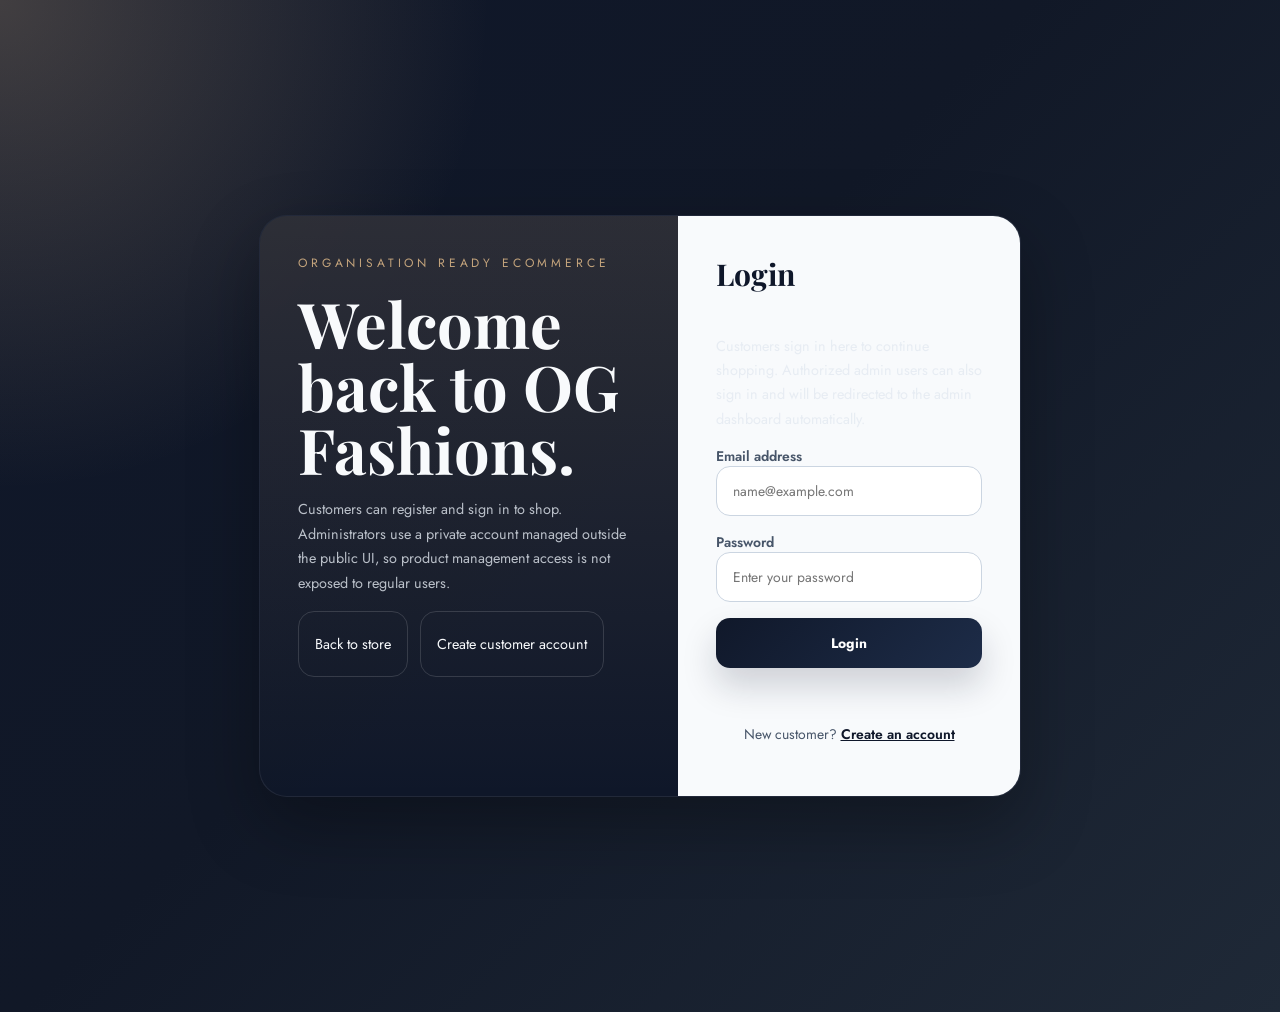
<file: frontend/login.html>
<!DOCTYPE html>
<html lang="en">
<head>
<meta charset="UTF-8">
<meta name="viewport" content="width=device-width, initial-scale=1.0">
<title>Login | OG Fashions</title>
<link rel="icon" href="assets/images/og-logo.svg" type="image/svg+xml">
<link rel="preconnect" href="https://fonts.googleapis.com">
<link rel="preconnect" href="https://fonts.gstatic.com" crossorigin>
<link href="https://fonts.googleapis.com/css2?family=Playfair+Display:wght@600;700&family=Jost:wght@400;500;600&display=swap" rel="stylesheet">
<style>
body {
    margin: 0;
    min-height: 100vh;
    font-family: "Jost", sans-serif;
    background:
        radial-gradient(circle at top left, rgba(196, 164, 124, 0.28), transparent 30%),
        linear-gradient(135deg, #0f172a, #111827 45%, #1f2937);
    color: #f8fafc;
    display: flex;
    align-items: center;
    justify-content: center;
    padding: 24px;
}

.shell {
    width: 100%;
    max-width: 1040px;
    display: grid;
    grid-template-columns: 1.1fr 0.9fr;
    background: rgba(15, 23, 42, 0.88);
    border: 1px solid rgba(255, 255, 255, 0.08);
    border-radius: 28px;
    overflow: hidden;
    box-shadow: 0 24px 80px rgba(0, 0, 0, 0.35);
}

.hero, .panel {
    padding: 48px;
}

.hero {
    background: linear-gradient(180deg, rgba(196, 164, 124, 0.16), rgba(15, 23, 42, 0));
}

.eyebrow {
    font-size: 12px;
    letter-spacing: 0.32em;
    text-transform: uppercase;
    color: #c4a47c;
}

h1 {
    font-family: "Playfair Display", serif;
    font-size: clamp(2.5rem, 5vw, 4.2rem);
    line-height: 1;
    margin: 20px 0 16px;
}

.hero p, .help {
    color: rgba(226, 232, 240, 0.8);
    line-height: 1.7;
}

.panel {
    background: #f8fafc;
    color: #0f172a;
    display: flex;
    flex-direction: column;
    justify-content: center;
}

form {
    display: grid;
    gap: 16px;
}

label {
    font-size: 13px;
    font-weight: 600;
    color: #475569;
}

input {
    width: 100%;
    box-sizing: border-box;
    padding: 14px 16px;
    border-radius: 14px;
    border: 1px solid #cbd5e1;
    background: #fff;
    font: inherit;
}

input:focus {
    outline: 2px solid rgba(196, 164, 124, 0.35);
    border-color: #c4a47c;
}

button {
    border: 0;
    border-radius: 14px;
    padding: 15px 18px;
    background: linear-gradient(135deg, #111827, #0f172a);
    color: #fff;
    font: inherit;
    font-weight: 600;
    cursor: pointer;
}

.secondary-link {
    margin-top: 18px;
    color: #475569;
    text-align: center;
}

.secondary-link a {
    color: #0f172a;
    font-weight: 600;
}

.status {
    min-height: 22px;
    font-size: 14px;
}

.status.error {
    color: #b91c1c;
}

.status.success {
    color: #166534;
}

.quick-links {
    margin-top: 16px;
    display: flex;
    gap: 12px;
    flex-wrap: wrap;
}

.quick-links a {
    color: #f8fafc;
    text-decoration: none;
    border: 1px solid rgba(255, 255, 255, 0.14);
    border-radius: 999px;
    padding: 10px 14px;
}

@media (max-width: 860px) {
    .shell {
        grid-template-columns: 1fr;
    }

    .hero, .panel {
        padding: 32px 24px;
    }
}
</style>
<style>
html{font-size:15px}
body{padding:56px 88px;font-size:.96rem}
.shell{
    max-width:760px;
    border-radius:28px;
    box-shadow:0 28px 70px rgba(0,0,0,.3);
}
.hero,.panel{padding:38px}
label,.secondary-link,.status{font-size:.93rem}
input,button{
    min-height:42px;
    border-radius:14px;
    font-size:.93rem;
}
button{
    background:linear-gradient(135deg,#10182a,#1d2c48);
    font-weight:700;
    box-shadow:0 18px 34px rgba(15,23,42,.18);
}
.quick-links a{
    min-height:44px;
    display:inline-flex;
    align-items:center;
    justify-content:center;
    border-radius:16px;
    padding:10px 16px;
}
@media (max-width:900px){
    html{font-size:14px}
    body{padding:28px}
    .shell{max-width:820px}
}
</style>
</head>
<body>
<div class="shell">
    <section class="hero">
        <div class="eyebrow">Organisation Ready Ecommerce</div>
        <h1>Welcome back to OG Fashions.</h1>
        <p>Customers can register and sign in to shop. Administrators use a private account managed outside the public UI, so product management access is not exposed to regular users.</p>
        <div class="quick-links">
            <a href="index.html">Back to store</a>
            <a href="register.html">Create customer account</a>
        </div>
    </section>

    <section class="panel">
        <h2 style="margin-top:0; font-family:'Playfair Display', serif; font-size:2rem;">Login</h2>
        <p class="help">Customers sign in here to continue shopping. Authorized admin users can also sign in and will be redirected to the admin dashboard automatically.</p>
        <form id="auth-form">
            <div>
                <label for="email">Email address</label>
                <input id="email" name="email" type="email" placeholder="name@example.com" required>
            </div>
            <div>
                <label for="password">Password</label>
                <input id="password" name="password" type="password" placeholder="Enter your password" required>
            </div>
            <button id="submit-btn" type="submit">Login</button>
            <div id="status" class="status"></div>
        </form>
        <p class="secondary-link">New customer? <a href="register.html">Create an account</a></p>
    </section>
</div>
<script src="js/app-config.js"></script>
<script src="js/auth.js"></script>
</body>
</html>
</file>
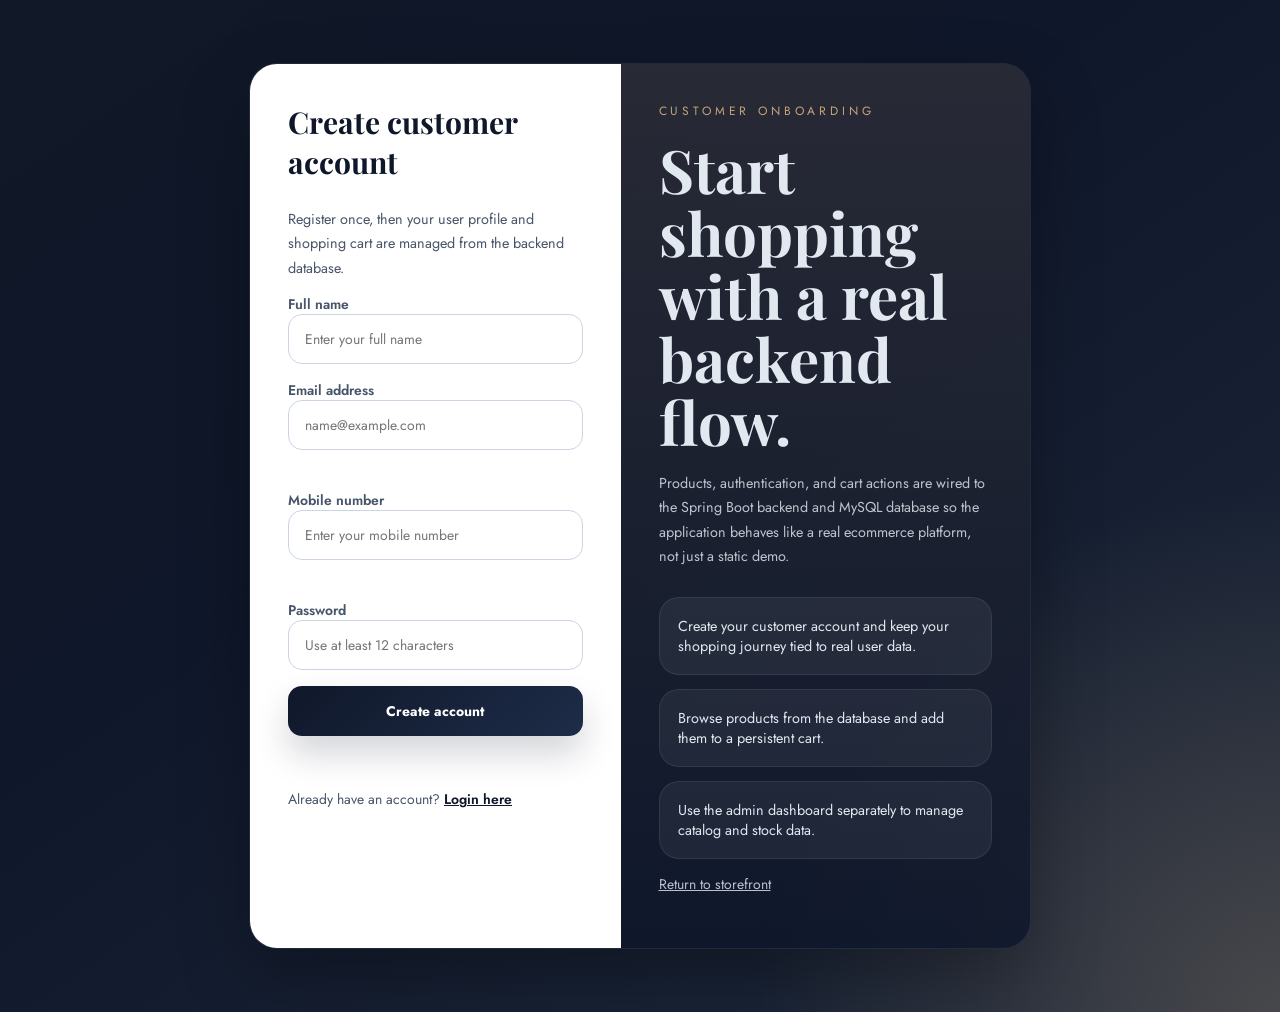
<file: frontend/register.html>
<!DOCTYPE html>
<html lang="en">
<head>
<meta charset="UTF-8">
<meta name="viewport" content="width=device-width, initial-scale=1.0">
<title>Register | OG Fashions</title>
<link rel="icon" href="assets/images/og-logo.svg" type="image/svg+xml">
<link rel="preconnect" href="https://fonts.googleapis.com">
<link rel="preconnect" href="https://fonts.gstatic.com" crossorigin>
<link href="https://fonts.googleapis.com/css2?family=Playfair+Display:wght@600;700&family=Jost:wght@400;500;600&display=swap" rel="stylesheet">
<style>
body {
    margin: 0;
    min-height: 100vh;
    font-family: "Jost", sans-serif;
    background:
        radial-gradient(circle at bottom right, rgba(196, 164, 124, 0.25), transparent 32%),
        linear-gradient(145deg, #111827, #0f172a 40%, #1e293b);
    color: #e2e8f0;
    display: flex;
    align-items: center;
    justify-content: center;
    padding: 24px;
}

.shell {
    width: 100%;
    max-width: 1080px;
    display: grid;
    grid-template-columns: 0.95fr 1.05fr;
    background: rgba(15, 23, 42, 0.86);
    border: 1px solid rgba(255, 255, 255, 0.08);
    border-radius: 28px;
    overflow: hidden;
    box-shadow: 0 24px 80px rgba(0, 0, 0, 0.35);
}

.panel, .hero {
    padding: 48px;
}

.panel {
    background: #ffffff;
    color: #0f172a;
}

.hero {
    background: linear-gradient(180deg, rgba(196, 164, 124, 0.14), rgba(15, 23, 42, 0));
}

.eyebrow {
    font-size: 12px;
    letter-spacing: 0.32em;
    text-transform: uppercase;
    color: #c4a47c;
}

h1, h2 {
    font-family: "Playfair Display", serif;
}

h1 {
    font-size: clamp(2.2rem, 5vw, 4rem);
    line-height: 1.05;
    margin: 18px 0;
}

.hero p, .footnote {
    color: rgba(226, 232, 240, 0.82);
    line-height: 1.7;
}

.benefits {
    display: grid;
    gap: 14px;
    margin-top: 28px;
}

.benefit {
    padding: 18px;
    border: 1px solid rgba(255, 255, 255, 0.08);
    border-radius: 18px;
    background: rgba(255, 255, 255, 0.05);
}

form {
    display: grid;
    gap: 16px;
}

label {
    font-size: 13px;
    font-weight: 600;
    color: #475569;
}

.field-help {
    min-height: 18px;
    margin-top: 6px;
    font-size: 12px;
    color: #64748b;
}

.field-help.error {
    color: #b91c1c;
}

.field-help.success {
    color: #166534;
}

input {
    width: 100%;
    box-sizing: border-box;
    padding: 14px 16px;
    border-radius: 14px;
    border: 1px solid #cbd5e1;
    font: inherit;
}

input:focus {
    outline: 2px solid rgba(196, 164, 124, 0.35);
    border-color: #c4a47c;
}

button {
    border: 0;
    border-radius: 14px;
    padding: 15px 18px;
    background: linear-gradient(135deg, #111827, #0f172a);
    color: #fff;
    font: inherit;
    font-weight: 600;
    cursor: pointer;
}

.status {
    min-height: 22px;
    font-size: 14px;
}

.status.error {
    color: #b91c1c;
}

.status.success {
    color: #166534;
}

a {
    color: inherit;
}

@media (max-width: 860px) {
    .shell {
        grid-template-columns: 1fr;
    }

    .panel, .hero {
        padding: 32px 24px;
    }
}
</style>
<style>
html{font-size:15px}
body{padding:56px 88px;font-size:.96rem}
.shell{
    max-width:780px;
    border-radius:28px;
    box-shadow:0 28px 70px rgba(0,0,0,.3);
}
.panel,.hero{padding:38px}
label,.footnote,.status{font-size:.93rem}
input,button{
    min-height:42px;
    border-radius:14px;
    font-size:.93rem;
}
button{
    background:linear-gradient(135deg,#10182a,#1d2c48);
    font-weight:700;
    box-shadow:0 18px 34px rgba(15,23,42,.18);
}
.benefit{
    border-radius:20px;
    background:rgba(255,255,255,.06);
}
@media (max-width:900px){
    html{font-size:14px}
    body{padding:28px}
    .shell{max-width:840px}
}
</style>
</head>
<body>
<div class="shell">
    <section class="panel">
        <h2 style="margin-top:0; font-size:2rem;">Create customer account</h2>
        <p style="color:#475569; line-height:1.7;">Register once, then your user profile and shopping cart are managed from the backend database.</p>
        <form id="auth-form">
            <div>
                <label for="name">Full name</label>
                <input id="name" name="name" type="text" placeholder="Enter your full name" required>
            </div>
            <div>
                <label for="email">Email address</label>
                <input id="email" name="email" type="email" placeholder="name@example.com" required>
                <div id="email-help" class="field-help"></div>
            </div>
            <div>
                <label for="mobile">Mobile number</label>
                <input id="mobile" name="mobile" type="tel" placeholder="Enter your mobile number" required>
                <div id="mobile-help" class="field-help"></div>
            </div>
            <div>
                <label for="password">Password</label>
                <input id="password" name="password" type="password" placeholder="Use at least 12 characters" autocomplete="new-password" required minlength="12" maxlength="128">
            </div>
            <button id="submit-btn" type="submit">Create account</button>
            <div id="status" class="status"></div>
        </form>
        <p class="footnote" style="color:#475569;">Already have an account? <a href="login.html" style="font-weight:600; color:#0f172a;">Login here</a></p>
    </section>

    <section class="hero">
        <div class="eyebrow">Customer onboarding</div>
        <h1>Start shopping with a real backend flow.</h1>
        <p>Products, authentication, and cart actions are wired to the Spring Boot backend and MySQL database so the application behaves like a real ecommerce platform, not just a static demo.</p>
        <div class="benefits">
            <div class="benefit">Create your customer account and keep your shopping journey tied to real user data.</div>
            <div class="benefit">Browse products from the database and add them to a persistent cart.</div>
            <div class="benefit">Use the admin dashboard separately to manage catalog and stock data.</div>
        </div>
        <p class="footnote"><a href="index.html">Return to storefront</a></p>
    </section>
</div>
<script src="js/app-config.js"></script>
<script src="js/auth.js"></script>
</body>
</html>
</file>
